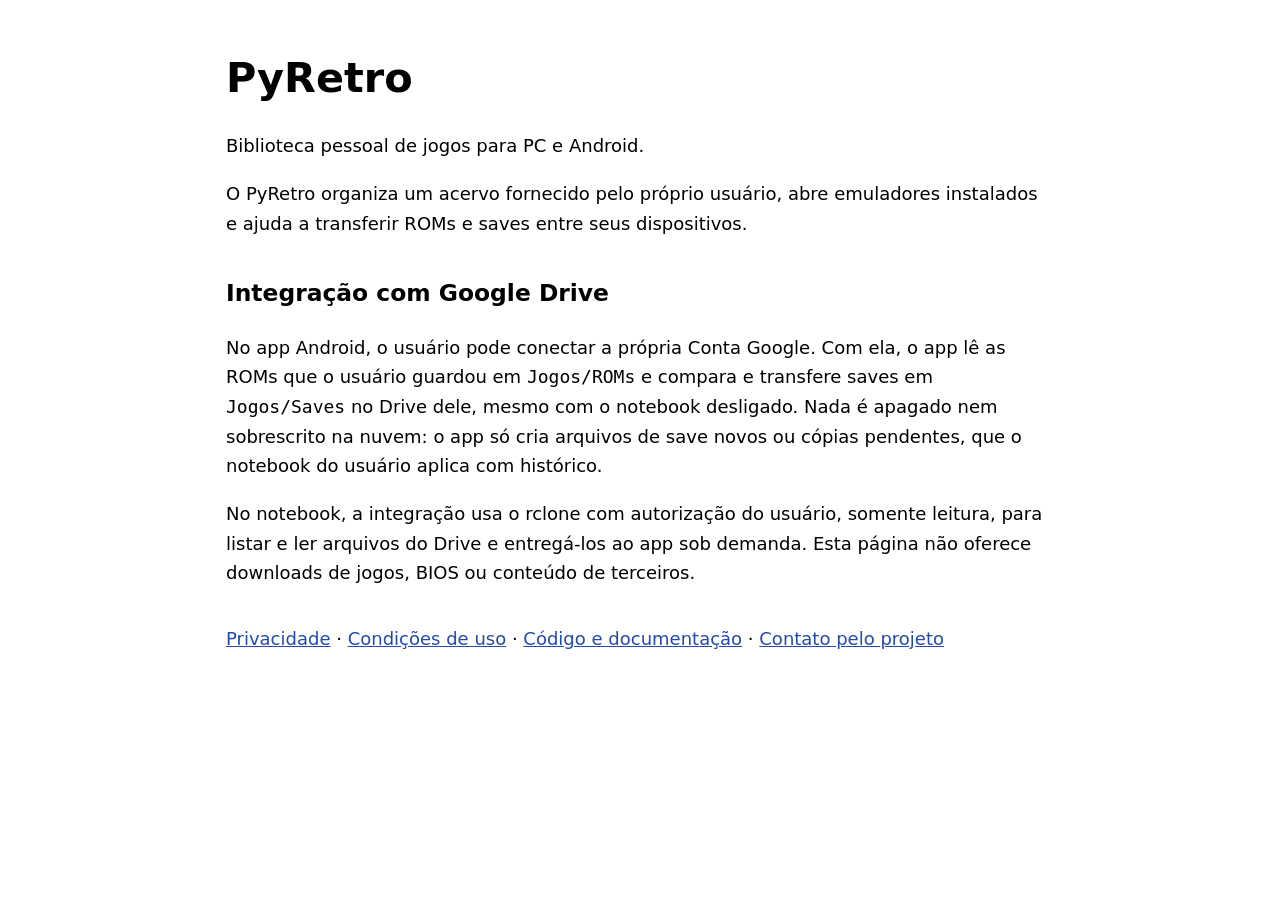
<file: docs/oauth/index.html>
<!doctype html><html lang="pt-BR"><meta charset="utf-8"><meta name="viewport" content="width=device-width, initial-scale=1">
<title>PyRetro — biblioteca pessoal de jogos</title><link rel="stylesheet" href="style.css">
<main><h1>PyRetro</h1><p>Biblioteca pessoal de jogos para PC e Android.</p>
<p>O PyRetro organiza um acervo fornecido pelo próprio usuário, abre emuladores instalados e ajuda a transferir ROMs e saves entre seus dispositivos.</p>
<h2>Integração com Google Drive</h2><p>No app Android, o usuário pode conectar a própria Conta Google. Com ela, o app lê as ROMs que o usuário guardou em <code>Jogos/ROMs</code> e compara e transfere saves em <code>Jogos/Saves</code> no Drive dele, mesmo com o notebook desligado. Nada é apagado nem sobrescrito na nuvem: o app só cria arquivos de save novos ou cópias pendentes, que o notebook do usuário aplica com histórico.</p>
<p>No notebook, a integração usa o rclone com autorização do usuário, somente leitura, para listar e ler arquivos do Drive e entregá-los ao app sob demanda. Esta página não oferece downloads de jogos, BIOS ou conteúdo de terceiros.</p>
<nav><a href="privacy.html">Privacidade</a> · <a href="terms.html">Condições de uso</a> · <a href="https://github.com/vbonesi/PyRetro">Código e documentação</a> · <a href="https://github.com/vbonesi/PyRetro/issues">Contato pelo projeto</a></nav></main></html>
</file>
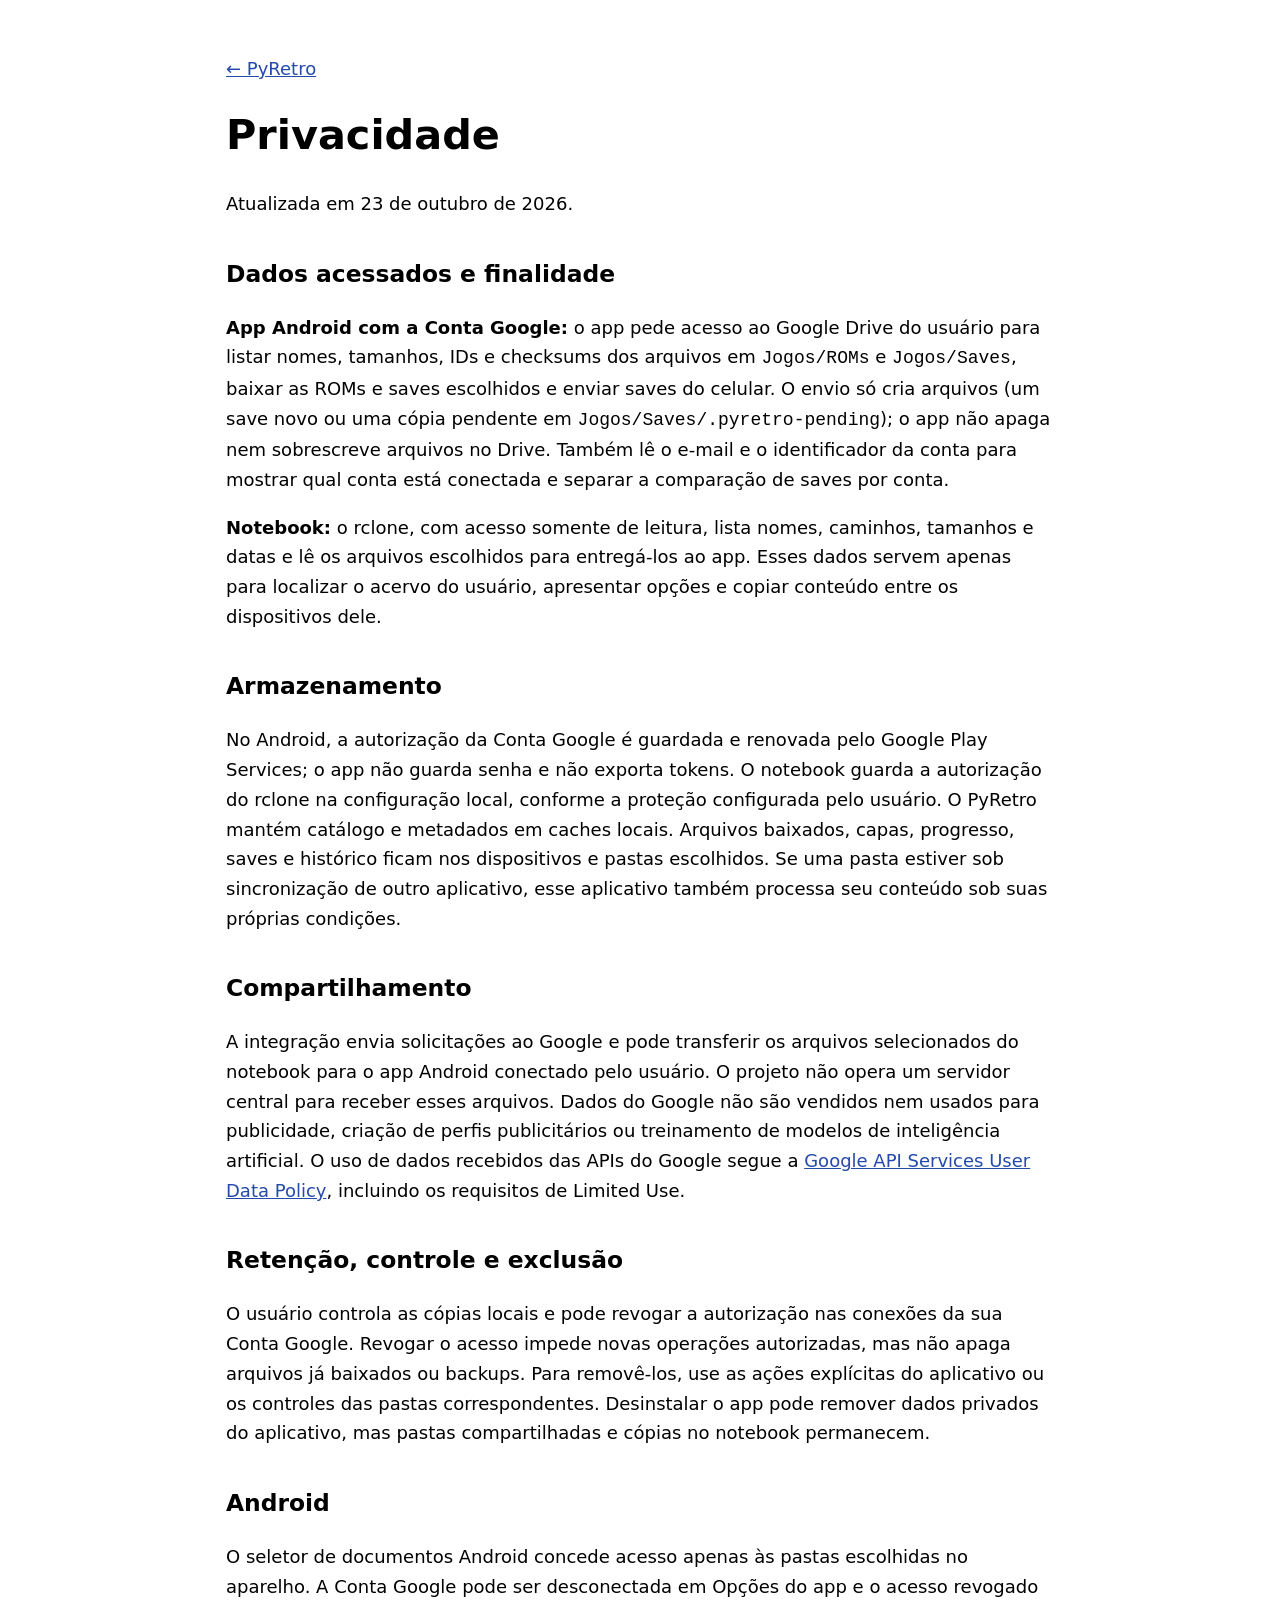
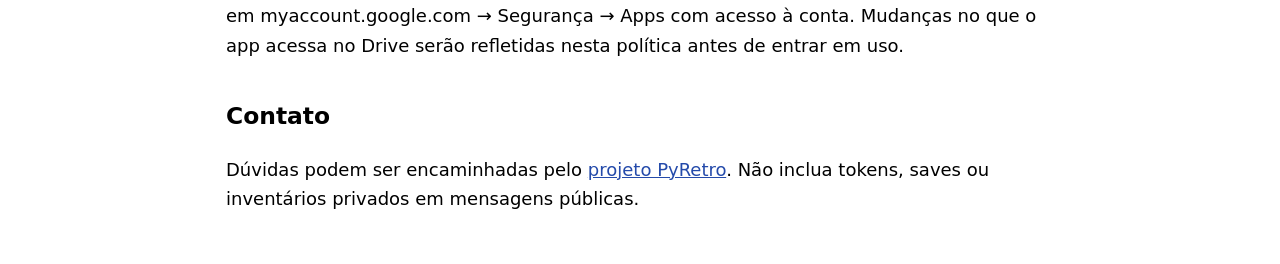
<file: docs/oauth/privacy.html>
<!doctype html><html lang="pt-BR"><meta charset="utf-8"><meta name="viewport" content="width=device-width, initial-scale=1">
<title>Privacidade — PyRetro</title><link rel="stylesheet" href="style.css">
<main><a href="index.html">← PyRetro</a><h1>Privacidade</h1><p>Atualizada em 23 de outubro de 2026.</p>
<h2>Dados acessados e finalidade</h2><p><strong>App Android com a Conta Google:</strong> o app pede acesso ao Google Drive do usuário para listar nomes, tamanhos, IDs e checksums dos arquivos em <code>Jogos/ROMs</code> e <code>Jogos/Saves</code>, baixar as ROMs e saves escolhidos e enviar saves do celular. O envio só cria arquivos (um save novo ou uma cópia pendente em <code>Jogos/Saves/.pyretro-pending</code>); o app não apaga nem sobrescreve arquivos no Drive. Também lê o e-mail e o identificador da conta para mostrar qual conta está conectada e separar a comparação de saves por conta.</p>
<p><strong>Notebook:</strong> o rclone, com acesso somente de leitura, lista nomes, caminhos, tamanhos e datas e lê os arquivos escolhidos para entregá-los ao app. Esses dados servem apenas para localizar o acervo do usuário, apresentar opções e copiar conteúdo entre os dispositivos dele.</p>
<h2>Armazenamento</h2><p>No Android, a autorização da Conta Google é guardada e renovada pelo Google Play Services; o app não guarda senha e não exporta tokens. O notebook guarda a autorização do rclone na configuração local, conforme a proteção configurada pelo usuário. O PyRetro mantém catálogo e metadados em caches locais. Arquivos baixados, capas, progresso, saves e histórico ficam nos dispositivos e pastas escolhidos. Se uma pasta estiver sob sincronização de outro aplicativo, esse aplicativo também processa seu conteúdo sob suas próprias condições.</p>
<h2>Compartilhamento</h2><p>A integração envia solicitações ao Google e pode transferir os arquivos selecionados do notebook para o app Android conectado pelo usuário. O projeto não opera um servidor central para receber esses arquivos. Dados do Google não são vendidos nem usados para publicidade, criação de perfis publicitários ou treinamento de modelos de inteligência artificial. O uso de dados recebidos das APIs do Google segue a <a href="https://developers.google.com/terms/api-services-user-data-policy">Google API Services User Data Policy</a>, incluindo os requisitos de Limited Use.</p>
<h2>Retenção, controle e exclusão</h2><p>O usuário controla as cópias locais e pode revogar a autorização nas conexões da sua Conta Google. Revogar o acesso impede novas operações autorizadas, mas não apaga arquivos já baixados ou backups. Para removê-los, use as ações explícitas do aplicativo ou os controles das pastas correspondentes. Desinstalar o app pode remover dados privados do aplicativo, mas pastas compartilhadas e cópias no notebook permanecem.</p>
<h2>Android</h2><p>O seletor de documentos Android concede acesso apenas às pastas escolhidas no aparelho. A Conta Google pode ser desconectada em Opções do app e o acesso revogado em myaccount.google.com → Segurança → Apps com acesso à conta. Mudanças no que o app acessa no Drive serão refletidas nesta política antes de entrar em uso.</p>
<h2>Contato</h2><p>Dúvidas podem ser encaminhadas pelo <a href="https://github.com/vbonesi/PyRetro/issues">projeto PyRetro</a>. Não inclua tokens, saves ou inventários privados em mensagens públicas.</p></main></html>
</file>
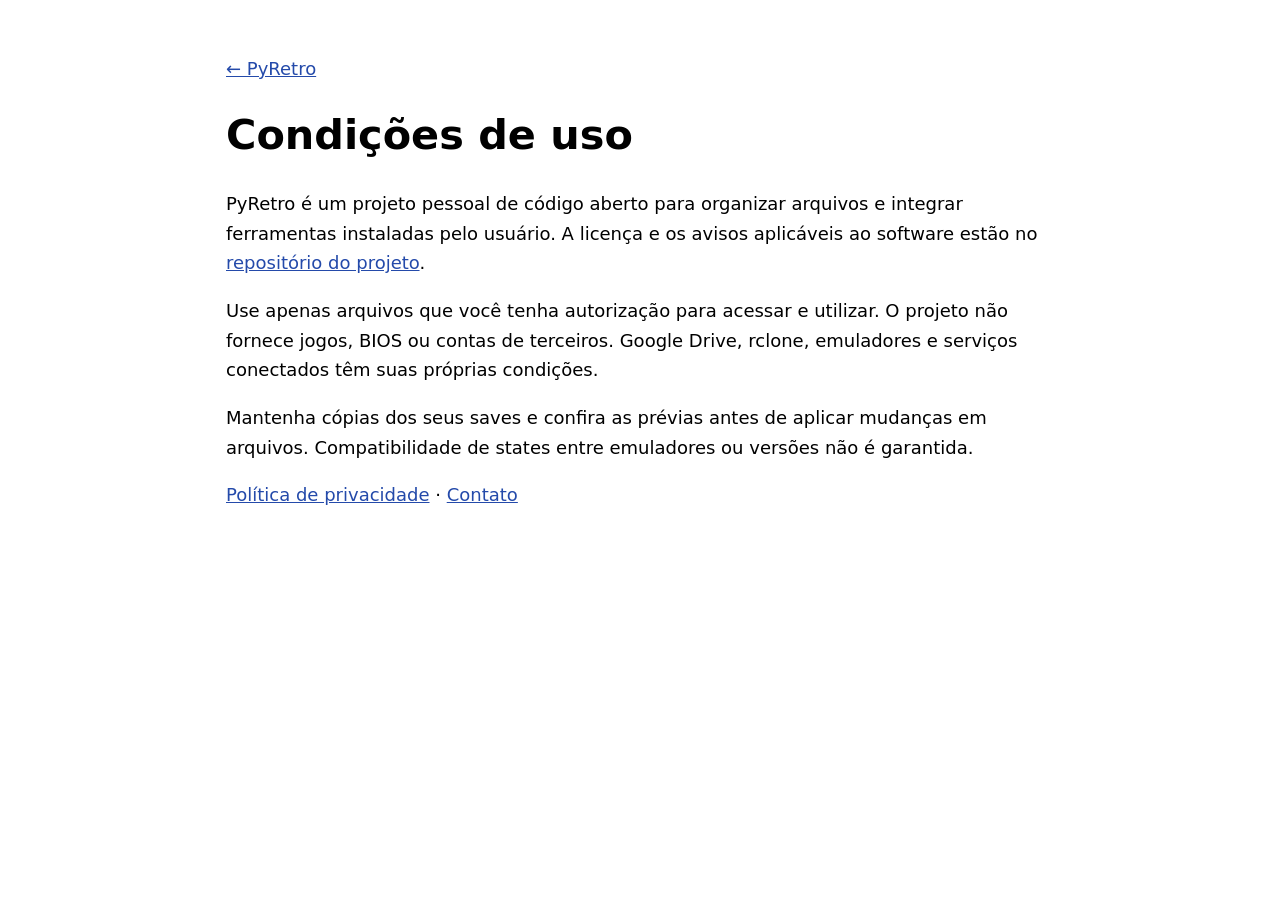
<file: docs/oauth/terms.html>
<!doctype html><html lang="pt-BR"><meta charset="utf-8"><meta name="viewport" content="width=device-width, initial-scale=1">
<title>Condições de uso — PyRetro</title><link rel="stylesheet" href="style.css">
<main><a href="index.html">← PyRetro</a><h1>Condições de uso</h1>
<p>PyRetro é um projeto pessoal de código aberto para organizar arquivos e integrar ferramentas instaladas pelo usuário. A licença e os avisos aplicáveis ao software estão no <a href="https://github.com/vbonesi/PyRetro">repositório do projeto</a>.</p>
<p>Use apenas arquivos que você tenha autorização para acessar e utilizar. O projeto não fornece jogos, BIOS ou contas de terceiros. Google Drive, rclone, emuladores e serviços conectados têm suas próprias condições.</p>
<p>Mantenha cópias dos seus saves e confira as prévias antes de aplicar mudanças em arquivos. Compatibilidade de states entre emuladores ou versões não é garantida.</p>
<p><a href="privacy.html">Política de privacidade</a> · <a href="https://github.com/vbonesi/PyRetro/issues">Contato</a></p></main></html>
</file>
<file: docs/oauth/style.css>
:root{color-scheme:light dark;font:18px/1.65 system-ui}main{max-width:46rem;margin:3rem auto;padding:0 1.2rem}h1{font-size:2.3rem;line-height:1.2}h2{font-size:1.3rem;margin-top:2rem}a{color:light-dark(#244aaa,#abc8ff)}nav{margin-top:2rem}:focus-visible{outline:3px solid #bb8200;outline-offset:4px}
</file>
